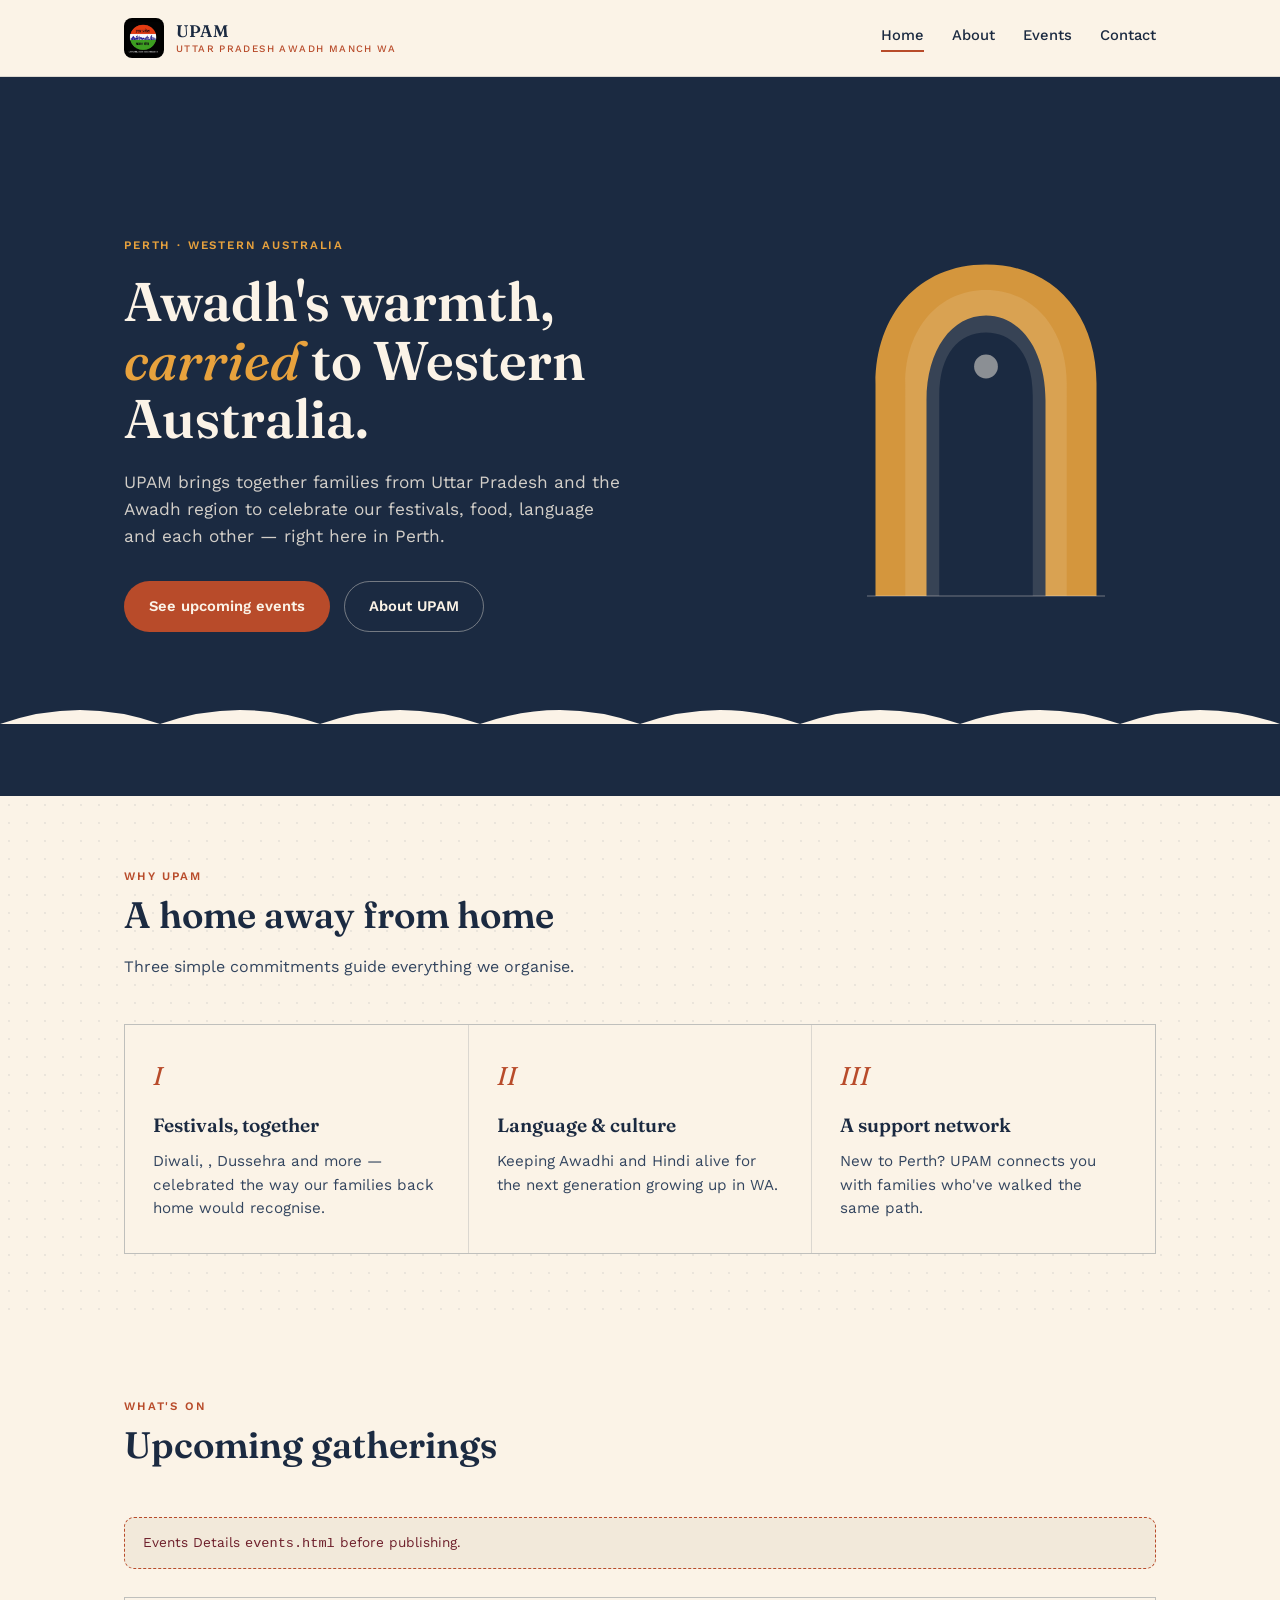
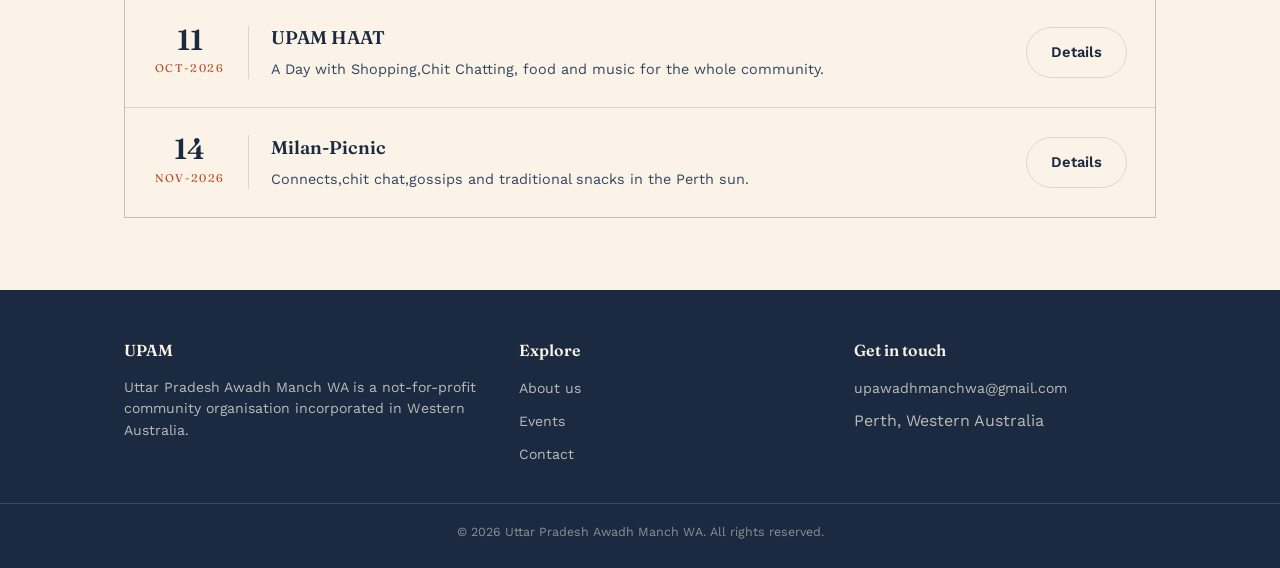
<file: index.html>
<!doctype html>
<html lang="en">
<head>
<meta charset="UTF-8">
<meta name="viewport" content="width=device-width, initial-scale=1">
<title>UPAM — Uttar Pradesh Awadh Manch WA</title>
<meta name="description" content="Uttar Pradesh Awadh Manch WA — a community of Awadh and Uttar Pradesh families in Western Australia, keeping our festivals, food and language alive.">
<link rel="icon" href="assets/logo.webp" type="image/webp">
<link rel="stylesheet" href="styles.css">
</head>
<body>

<header class="site">
  <div class="nav-row">
    <a class="brand" href="index.html">
      <img class="brand-mark" src="assets/logo.webp" alt="UPAM — Uttar Pradesh Awadh Manch WA logo">
      <span class="brand-text">UPAM<small>Uttar Pradesh Awadh Manch WA</small></span>
    </a>
    <button class="nav-toggle" aria-label="Toggle menu" aria-expanded="false" id="navToggle">☰</button>
    <nav class="links" id="navLinks">
      <a href="index.html" aria-current="page">Home</a>
      <a href="about.html">About</a>
      <a href="events.html">Events</a>
      <a href="contact.html">Contact</a>
    </nav>
  </div>
</header>

<section class="hero">
  <div class="hero-inner">
    <div>
      <p class="eyebrow">Perth · Western Australia</p>
      <h1>Awadh's warmth,<br><em>carried</em> to Western Australia.</h1>
      <p class="lede">UPAM brings together families from Uttar Pradesh and the Awadh region to celebrate our festivals, food, language and each other — right here in Perth.</p>
      <div class="cta-row">
        <a class="btn btn-primary" href="events.html">See upcoming events</a>
        <a class="btn btn-ghost" href="about.html">About UPAM</a>
      </div>
    </div>
    <div class="gate-wrap" aria-hidden="true">
      <svg viewBox="0 0 400 420" xmlns="http://www.w3.org/2000/svg">
        <!-- Simplified Rumi Darwaza-inspired gate silhouette -->
        <path d="M200 10 C120 10 70 70 70 150 V400 H130 V170 C130 110 160 70 200 70 C240 70 270 110 270 170 V400 H330 V150 C330 70 280 10 200 10Z" fill="#E8A23D" opacity="0.9"/>
        <path d="M200 40 C145 40 105 85 105 150 V400 H145 V165 C145 115 168 90 200 90 C232 90 255 115 255 165 V400 H295 V150 C295 85 255 40 200 40Z" fill="#FBF3E7" opacity="0.12"/>
        <circle cx="200" cy="130" r="14" fill="#FBF3E7" opacity="0.5"/>
        <path d="M60 400 H340" stroke="#FBF3E7" stroke-opacity="0.25" stroke-width="2"/>
      </svg>
    </div>
  </div>
  <div class="arch-row on-ink" aria-hidden="true">
    <svg width="100%" height="28" viewBox="0 0 120 28" preserveAspectRatio="none" xmlns="http://www.w3.org/2000/svg">
      <path d="M0 28 Q 7.5 0 15 28 Q 22.5 0 30 28 Q 37.5 0 45 28 Q 52.5 0 60 28 Q 67.5 0 75 28 Q 82.5 0 90 28 Q 97.5 0 105 28 Q 112.5 0 120 28 Z" fill="currentColor"/>
    </svg>
  </div>
</section>

<section class="thread-texture">
  <div class="container">
    <div class="section-head">
      <p class="eyebrow">Why UPAM</p>
      <h2>A home away from home</h2>
      <p>Three simple commitments guide everything we organise.</p>
    </div>
    <div class="pillars">
      <div class="pillar">
        <p class="num">I</p>
        <h3>Festivals, together</h3>
        <p>Diwali, , Dussehra and more — celebrated the way our families back home would recognise.</p>
      </div>
      <div class="pillar">
        <p class="num">II</p>
        <h3>Language & culture</h3>
        <p>Keeping Awadhi and Hindi alive for the next generation growing up in WA.</p>
      </div>
      <div class="pillar">
        <p class="num">III</p>
        <h3>A support network</h3>
        <p>New to Perth? UPAM connects you with families who've walked the same path.</p>
      </div>
    </div>
  </div>
</section>

<section>
  <div class="container">
    <div class="section-head">
      <p class="eyebrow">What's on</p>
      <h2>Upcoming gatherings</h2>
    </div>
    <div class="placeholder-note">
      Events Details <code>events.html</code> before publishing.
    </div>
    <div class="event-list">
      <div class="event-card">
        <div class="event-date"><span class="day">11</span><span class="mon">Oct-2026</span></div>
        <div>
          <h3>UPAM HAAT</h3>
          <p>A Day with Shopping,Chit Chatting, food and music for the whole community.</p>
        </div>
        <a class="btn btn-ghost-ink" href="events.html">Details</a>
      </div>
      <div class="event-card">
        <div class="event-date"><span class="day">14</span><span class="mon">Nov-2026</span></div>
        <div>
          <h3>Milan-Picnic</h3>
          <p>Connects,chit chat,gossips and traditional snacks in the Perth sun.</p>
        </div>
        <a class="btn btn-ghost-ink" href="events.html">Details</a>
      </div>
    </div>
  </div>
</section>

<footer class="site">
  <div class="footer-inner">
    <div>
      <h4>UPAM</h4>
      <p>Uttar Pradesh Awadh Manch WA is a not-for-profit community organisation incorporated in Western Australia.</p>
    </div>
    <div>
      <h4>Explore</h4>
      <ul>
        <li><a href="about.html">About us</a></li>
        <li><a href="events.html">Events</a></li>
        <li><a href="contact.html">Contact</a></li>
      </ul>
    </div>
    <div>
      <h4>Get in touch</h4>
      <ul>
        <li><a href="mailto:upawadhmanchwa@gmail.com">upawadhmanchwa@gmail.com</a></li>
        <li>Perth, Western Australia</li>
      </ul>
    </div>
  </div>
  <div class="footer-bottom">© <span id="year"></span> Uttar Pradesh Awadh Manch WA. All rights reserved.</div>
</footer>

<script>
  document.getElementById('year').textContent = new Date().getFullYear();
  const toggle = document.getElementById('navToggle');
  const links = document.getElementById('navLinks');
  toggle.addEventListener('click', () => {
    const open = links.classList.toggle('open');
    toggle.setAttribute('aria-expanded', open);
  });
</script>

</body>
</html>
</file>
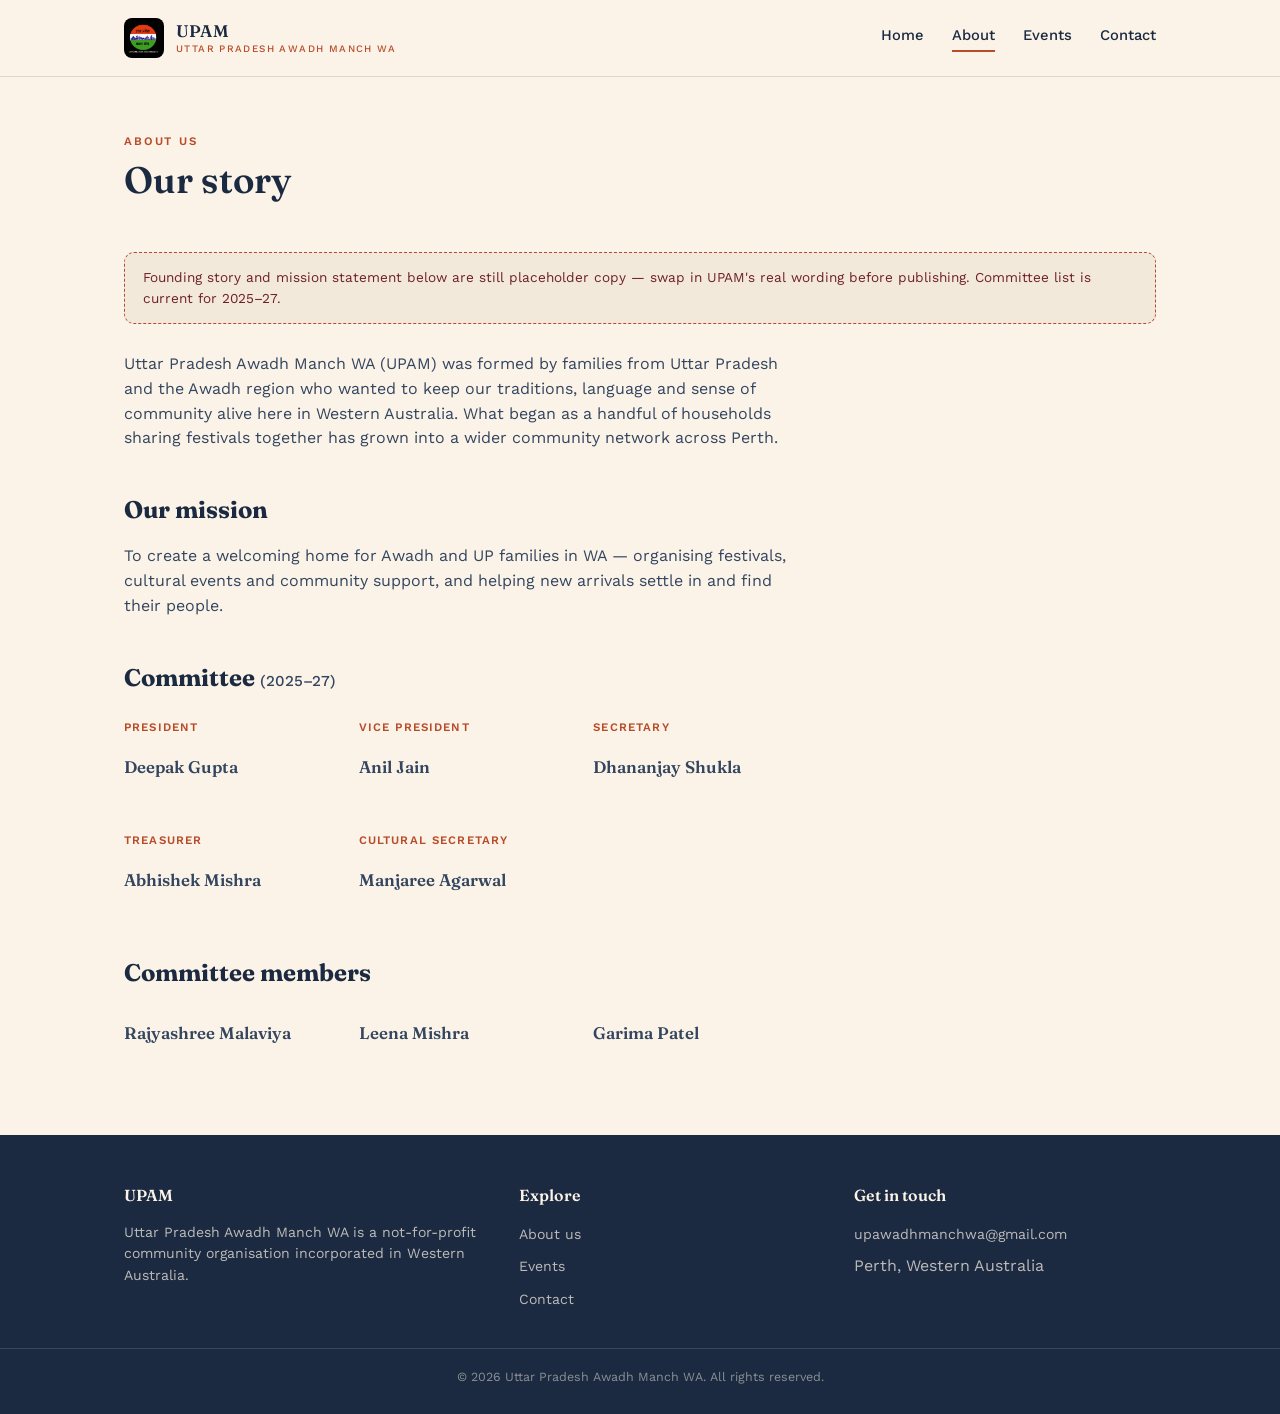
<file: about.html>
<!doctype html>
<html lang="en">
<head>
<meta charset="UTF-8">
<meta name="viewport" content="width=device-width, initial-scale=1">
<title>About — UPAM</title>
<meta name="description" content="About Uttar Pradesh Awadh Manch WA — our mission, our committee, our story.">
<link rel="icon" href="assets/logo.webp" type="image/webp">
<link rel="stylesheet" href="styles.css">
</head>
<body>

<header class="site">
  <div class="nav-row">
    <a class="brand" href="index.html">
      <img class="brand-mark" src="assets/logo.webp" alt="UPAM — Uttar Pradesh Awadh Manch WA logo">
      <span class="brand-text">UPAM<small>Uttar Pradesh Awadh Manch WA</small></span>
    </a>
    <button class="nav-toggle" aria-label="Toggle menu" aria-expanded="false" id="navToggle">☰</button>
    <nav class="links" id="navLinks">
      <a href="index.html">Home</a>
      <a href="about.html" aria-current="page">About</a>
      <a href="events.html">Events</a>
      <a href="contact.html">Contact</a>
    </nav>
  </div>
</header>

<section style="padding-top:56px;">
  <div class="container">
    <div class="section-head">
      <p class="eyebrow">About us</p>
      <h2>Our story</h2>
    </div>

    <div class="placeholder-note">
      Founding story and mission statement below are still placeholder copy — swap in UPAM's real wording before publishing. Committee list is current for 2025–27.
    </div>

    <div class="prose">
      <p>Uttar Pradesh Awadh Manch WA (UPAM) was formed by families from Uttar Pradesh and the Awadh region who wanted to keep our traditions, language and sense of community alive here in Western Australia. What began as a handful of households sharing festivals together has grown into a wider community network across Perth.</p>

      <h2>Our mission</h2>
      <p>To create a welcoming home for Awadh and UP families in WA — organising festivals, cultural events and community support, and helping new arrivals settle in and find their people.</p>

      <h2>Committee <span style="font-family: var(--body); font-weight: 500; font-size: 0.95rem; color: var(--ink-soft);">(2025–27)</span></h2>
      <div class="committee-grid">
        <div class="committee-card">
          <p class="role">President</p>
          <p class="name">Deepak Gupta</p>
        </div>
        <div class="committee-card">
          <p class="role">Vice President</p>
          <p class="name">Anil Jain</p>
        </div>
        <div class="committee-card">
          <p class="role">Secretary</p>
          <p class="name">Dhananjay Shukla</p>
        </div>
        <div class="committee-card">
          <p class="role">Treasurer</p>
          <p class="name">Abhishek Mishra</p>
        </div>
        <div class="committee-card">
          <p class="role">Cultural Secretary</p>
          <p class="name">Manjaree Agarwal</p>
        </div>
      </div>

      <h2 style="margin-top:44px;">Committee members</h2>
      <div class="committee-grid">
        <div class="committee-card">
          <p class="name">Rajyashree Malaviya</p>
        </div>
        <div class="committee-card">
          <p class="name">Leena Mishra</p>
        </div>
        <div class="committee-card">
          <p class="name">Garima Patel</p>
        </div>
      </div>
    </div>
  </div>
</section>

<footer class="site">
  <div class="footer-inner">
    <div>
      <h4>UPAM</h4>
      <p>Uttar Pradesh Awadh Manch WA is a not-for-profit community organisation incorporated in Western Australia.</p>
    </div>
    <div>
      <h4>Explore</h4>
      <ul>
        <li><a href="about.html">About us</a></li>
        <li><a href="events.html">Events</a></li>
        <li><a href="contact.html">Contact</a></li>
      </ul>
    </div>
    <div>
      <h4>Get in touch</h4>
      <ul>
        <li><a href="mailto:upawadhmanchwa@gmail.com">upawadhmanchwa@gmail.com</a></li>
        <li>Perth, Western Australia</li>
      </ul>
    </div>
  </div>
  <div class="footer-bottom">© <span id="year"></span> Uttar Pradesh Awadh Manch WA. All rights reserved.</div>
</footer>

<script>
  document.getElementById('year').textContent = new Date().getFullYear();
  const toggle = document.getElementById('navToggle');
  const links = document.getElementById('navLinks');
  toggle.addEventListener('click', () => {
    const open = links.classList.toggle('open');
    toggle.setAttribute('aria-expanded', open);
  });
</script>

</body>
</html>
</file>
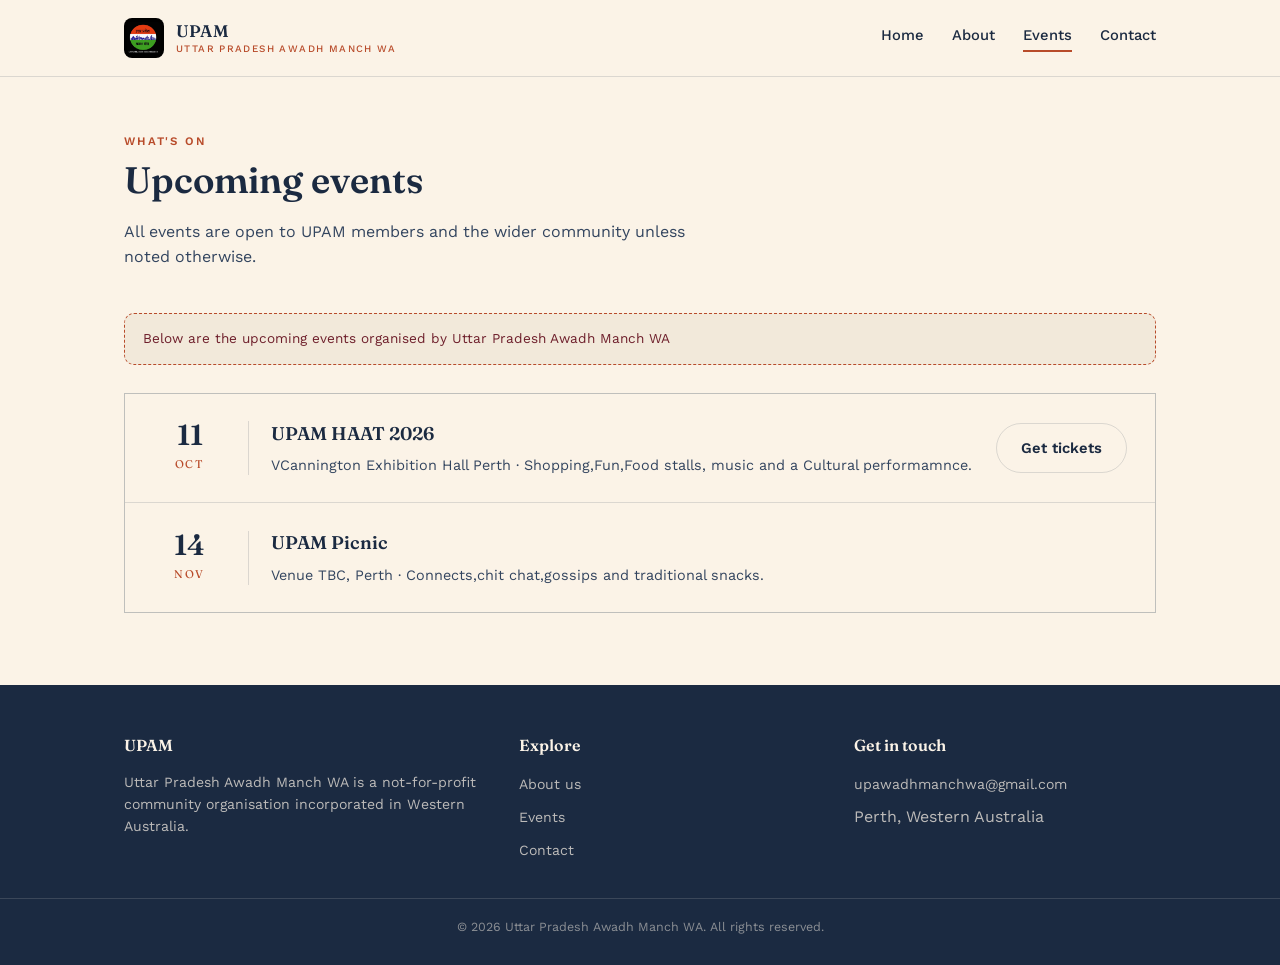
<file: events.html>
<!doctype html>
<html lang="en">
<head>
<meta charset="UTF-8">
<meta name="viewport" content="width=device-width, initial-scale=1">
<title>Events — UPAM</title>
<meta name="description" content="Upcoming Uttar Pradesh Awadh Manch WA events — festivals and community gatherings in Perth.">
<link rel="icon" href="assets/logo.webp" type="image/webp">
<link rel="stylesheet" href="styles.css">
</head>
<body>

<header class="site">
  <div class="nav-row">
    <a class="brand" href="index.html">
      <img class="brand-mark" src="assets/logo.webp" alt="UPAM — Uttar Pradesh Awadh Manch WA logo">
      <span class="brand-text">UPAM<small>Uttar Pradesh Awadh Manch WA</small></span>
    </a>
    <button class="nav-toggle" aria-label="Toggle menu" aria-expanded="false" id="navToggle">☰</button>
    <nav class="links" id="navLinks">
      <a href="index.html">Home</a>
      <a href="about.html">About</a>
      <a href="events.html" aria-current="page">Events</a>
      <a href="contact.html">Contact</a>
    </nav>
  </div>
</header>

<section style="padding-top:56px;">
  <div class="container">
    <div class="section-head">
      <p class="eyebrow">What's on</p>
      <h2>Upcoming events</h2>
      <p>All events are open to UPAM members and the wider community unless noted otherwise.</p>
    </div>

    <div class="placeholder-note">
      Below are the upcoming events organised by Uttar Pradesh Awadh Manch WA
    </div>

    <div class="event-list">
      <div class="event-card">
        <div class="event-date"><span class="day">11</span><span class="mon">Oct</span></div>
        <div>
          <h3>UPAM HAAT 2026</h3>
          <p>VCannington Exhibition Hall Perth · Shopping,Fun,Food stalls, music and a Cultural performamnce.</p>
        </div>
        <a class="btn btn-ghost-ink" href="contact.html">Get tickets</a>
      </div>
      <div class="event-card">
        <div class="event-date"><span class="day">14</span><span class="mon">Nov</span></div>
        <div>
          <h3>UPAM Picnic </h3>
          <p>Venue TBC, Perth · Connects,chit chat,gossips and traditional snacks.</p>
        </div>
        <!-- <a class="btn btn-ghost-ink" href="contact.html">Get tickets</a> -->
      </div>
      <!-- <div class="event-card">
        <div class="event-date"><span class="day">14</span><span class="mon">Nov</span></div>
        <div>
          <h3>Dussehra Gathering</h3>
          <p>Venue TBC, Perth · Ravan dahan and community dinner.</p>
        </div>
        <a class="btn btn-ghost-ink" href="contact.html">Get tickets</a>
      </div> -->
    </div>
  </div>
</section>

<footer class="site">
  <div class="footer-inner">
    <div>
      <h4>UPAM</h4>
      <p>Uttar Pradesh Awadh Manch WA is a not-for-profit community organisation incorporated in Western Australia.</p>
    </div>
    <div>
      <h4>Explore</h4>
      <ul>
        <li><a href="about.html">About us</a></li>
        <li><a href="events.html">Events</a></li>
        <li><a href="contact.html">Contact</a></li>
      </ul>
    </div>
    <div>
      <h4>Get in touch</h4>
      <ul>
        <li><a href="mailto:upawadhmanchwa@gmail.com">upawadhmanchwa@gmail.com</a></li>
        <li>Perth, Western Australia</li>
      </ul>
    </div>
  </div>
  <div class="footer-bottom">© <span id="year"></span> Uttar Pradesh Awadh Manch WA. All rights reserved.</div>
</footer>

<script>
  document.getElementById('year').textContent = new Date().getFullYear();
  const toggle = document.getElementById('navToggle');
  const links = document.getElementById('navLinks');
  toggle.addEventListener('click', () => {
    const open = links.classList.toggle('open');
    toggle.setAttribute('aria-expanded', open);
  });
</script>

</body>
</html>
</file>
<file: styles.css>
/* ============================================================
   UPAM — Uttar Pradesh Awadh Manch WA
   Design tokens: dusk indigo + marigold + rust, arch motif
   drawn from Lucknow's Rumi Darwaza, chikankari thread texture
   ============================================================ */

@import url('https://fonts.googleapis.com/css2?family=Fraunces:ital,opsz,wght@0,9..144,400;0,9..144,600;1,9..144,500&family=Work+Sans:wght@400;500;600&display=swap');

:root {
  --ink: #1B2A41;
  --ink-soft: #33455f;
  --paper: #FBF3E7;
  --thread: #F2E9DA;
  --marigold: #E8A23D;
  --rust: #B84B2A;
  --maroon: #6E1F2B;
  --line: rgba(27, 42, 65, 0.14);

  --display: 'Fraunces', serif;
  --body: 'Work Sans', sans-serif;
}

* { box-sizing: border-box; }

html { scroll-behavior: smooth; }

body {
  margin: 0;
  font-family: var(--body);
  background: var(--paper);
  color: var(--ink);
  line-height: 1.55;
}

@media (prefers-reduced-motion: reduce) {
  html { scroll-behavior: auto; }
  * { animation-duration: 0.001ms !important; transition-duration: 0.001ms !important; }
}

a { color: inherit; }

img, svg { max-width: 100%; display: block; }

.container {
  max-width: 1080px;
  margin: 0 auto;
  padding: 0 24px;
}

/* ---------- Chikankari texture ---------- */
.thread-texture {
  background-image: radial-gradient(circle, rgba(27,42,65,0.07) 1px, transparent 1.4px);
  background-size: 18px 18px;
}

/* ---------- Header / Nav ---------- */
header.site {
  position: sticky;
  top: 0;
  z-index: 50;
  background: var(--paper);
  border-bottom: 1px solid var(--line);
}

.nav-row {
  display: flex;
  align-items: center;
  justify-content: space-between;
  padding: 18px 24px;
  max-width: 1080px;
  margin: 0 auto;
}

.brand {
  display: flex;
  align-items: center;
  gap: 12px;
  text-decoration: none;
  color: var(--ink);
}

.brand-mark {
  width: 40px;
  height: 40px;
  flex: none;
  border-radius: 8px;
  background: #000;
  object-fit: contain;
  padding: 3px;
}

.footer-inner .brand-mark {
  width: 46px;
  height: 46px;
}

.brand-text {
  font-family: var(--display);
  font-size: 1.05rem;
  font-weight: 600;
  letter-spacing: 0.01em;
  line-height: 1.15;
}

.brand-text small {
  display: block;
  font-family: var(--body);
  font-weight: 500;
  font-size: 0.62rem;
  letter-spacing: 0.14em;
  text-transform: uppercase;
  color: var(--rust);
  margin-top: 2px;
}

nav.links {
  display: flex;
  gap: 28px;
  font-size: 0.92rem;
  font-weight: 500;
}

nav.links a {
  text-decoration: none;
  padding-bottom: 4px;
  border-bottom: 2px solid transparent;
}

nav.links a:hover,
nav.links a[aria-current="page"] {
  border-bottom-color: var(--rust);
}

nav.links a:focus-visible,
a:focus-visible,
button:focus-visible {
  outline: 2px solid var(--rust);
  outline-offset: 3px;
}

.nav-toggle { display: none; }

@media (max-width: 720px) {
  nav.links {
    position: absolute;
    top: 100%;
    left: 0;
    right: 0;
    background: var(--paper);
    border-bottom: 1px solid var(--line);
    flex-direction: column;
    gap: 0;
    display: none;
  }
  nav.links.open { display: flex; }
  nav.links a { padding: 14px 24px; border-bottom: 1px solid var(--line); }
  .nav-toggle {
    display: block;
    background: none;
    border: 1px solid var(--line);
    border-radius: 8px;
    width: 40px;
    height: 40px;
    font-family: var(--display);
    font-size: 1.1rem;
  }
}

/* ---------- Arch motif (Rumi Darwaza silhouette) ---------- */
.arch-row {
  display: flex;
  line-height: 0;
  color: var(--ink);
}
.arch-row.on-ink { color: var(--paper); }
.arch-row svg { flex: none; }

/* ---------- Hero ---------- */
.hero {
  background: var(--ink);
  color: var(--paper);
  position: relative;
  overflow: hidden;
}

.hero-inner {
  max-width: 1080px;
  margin: 0 auto;
  padding: 88px 24px 64px;
  display: flex;
  gap: 48px;
  align-items: center;
}

.hero-inner > div:first-child { flex: 1.1 1 0; min-width: 280px; }
.hero-inner .gate-wrap { flex: 0.9 1 0; min-width: 220px; max-width: 340px; }

.eyebrow {
  font-size: 0.72rem;
  letter-spacing: 0.16em;
  text-transform: uppercase;
  color: var(--marigold);
  font-weight: 600;
  margin: 0 0 18px;
}

.hero h1 {
  font-family: var(--display);
  font-size: clamp(2.3rem, 5vw, 3.4rem);
  line-height: 1.08;
  font-weight: 600;
  margin: 0 0 20px;
}

.hero h1 em {
  font-style: italic;
  color: var(--marigold);
  font-weight: 500;
}

.hero p.lede {
  font-size: 1.08rem;
  color: rgba(251, 243, 231, 0.82);
  max-width: 46ch;
  margin: 0 0 32px;
}

.cta-row { display: flex; gap: 14px; flex-wrap: wrap; }

.btn {
  display: inline-flex;
  align-items: center;
  gap: 8px;
  font-family: var(--body);
  font-weight: 600;
  font-size: 0.92rem;
  padding: 13px 24px;
  border-radius: 999px;
  text-decoration: none;
  border: 1px solid transparent;
  cursor: pointer;
}

.btn-primary { background: var(--rust); color: var(--paper); }
.btn-primary:hover { background: #9c3f22; }

.btn-ghost { border-color: rgba(251,243,231,0.4); color: var(--paper); background: transparent; }
.btn-ghost:hover { border-color: var(--marigold); color: var(--marigold); }

.btn-ghost-ink { border-color: var(--line); color: var(--ink); background: transparent; }
.btn-ghost-ink:hover { border-color: var(--rust); color: var(--rust); }

/* Gate illustration in hero */
.gate-wrap { position: relative; }
.gate-wrap svg { width: 100%; height: auto; }

/* ---------- Section scaffolding ---------- */
section { padding: 72px 0; }

.section-head { max-width: 60ch; margin: 0 0 44px; }

.section-head .eyebrow { color: var(--rust); }

.section-head h2 {
  font-family: var(--display);
  font-size: clamp(1.7rem, 3vw, 2.3rem);
  font-weight: 600;
  margin: 0 0 12px;
}

.section-head p { color: var(--ink-soft); margin: 0; }

/* ---------- Pillars / cards ---------- */
.pillars {
  display: grid;
  grid-template-columns: repeat(3, 1fr);
  gap: 1px;
  background: var(--line);
  border: 1px solid var(--line);
}

.pillar {
  background: var(--paper);
  padding: 32px 28px;
}

.pillar .num {
  font-family: var(--display);
  font-style: italic;
  color: var(--rust);
  font-size: 1.6rem;
  margin: 0 0 14px;
}

.pillar h3 {
  font-family: var(--display);
  font-size: 1.2rem;
  font-weight: 600;
  margin: 0 0 10px;
}

.pillar p { margin: 0; color: var(--ink-soft); font-size: 0.95rem; }

@media (max-width: 800px) {
  .pillars { grid-template-columns: 1fr; }
  .hero-inner { flex-direction: column; align-items: flex-start; padding-top: 56px; }
  .hero-inner .gate-wrap { max-width: 260px; }
}

/* ---------- Event cards ---------- */
.event-list { display: grid; gap: 1px; background: var(--line); border: 1px solid var(--line); }

.event-card {
  background: var(--paper);
  padding: 26px 28px;
  display: grid;
  grid-template-columns: 96px 1fr auto;
  gap: 22px;
  align-items: center;
}

.event-date {
  font-family: var(--display);
  text-align: center;
  border-right: 1px solid var(--line);
  padding-right: 22px;
}

.event-date .day { font-size: 1.8rem; font-weight: 600; line-height: 1; display: block; }
.event-date .mon { font-size: 0.7rem; letter-spacing: 0.12em; text-transform: uppercase; color: var(--rust); }

.event-card h3 { font-family: var(--display); font-size: 1.15rem; margin: 0 0 6px; font-weight: 600; }
.event-card p { margin: 0; color: var(--ink-soft); font-size: 0.9rem; }

@media (max-width: 640px) {
  .event-card { grid-template-columns: 64px 1fr; }
  .event-card .btn { grid-column: 1 / -1; justify-self: start; margin-top: 8px; }
}

/* ---------- Placeholder notice (dev aid, remove when real content is in) ---------- */
.placeholder-note {
  background: var(--thread);
  border: 1px dashed var(--rust);
  border-radius: 10px;
  padding: 14px 18px;
  font-size: 0.85rem;
  color: var(--maroon);
  margin-bottom: 28px;
}

/* ---------- Footer ---------- */
footer.site {
  background: var(--ink);
  color: rgba(251,243,231,0.72);
}

.footer-inner {
  max-width: 1080px;
  margin: 0 auto;
  padding: 48px 24px 36px;
  display: grid;
  grid-template-columns: 1.2fr 1fr 1fr;
  gap: 32px;
}

.footer-inner h4 {
  font-family: var(--display);
  color: var(--paper);
  font-weight: 600;
  font-size: 1rem;
  margin: 0 0 14px;
}

.footer-inner p, .footer-inner a { font-size: 0.88rem; }

.footer-inner ul { list-style: none; padding: 0; margin: 0; display: grid; gap: 8px; }
.footer-inner a { text-decoration: none; }
.footer-inner a:hover { color: var(--marigold); }

.footer-bottom {
  border-top: 1px solid rgba(251,243,231,0.14);
  text-align: center;
  font-size: 0.78rem;
  padding: 18px 24px 28px;
  color: rgba(251,243,231,0.5);
}

@media (max-width: 720px) {
  .footer-inner { grid-template-columns: 1fr; }
}

/* ---------- Form ---------- */
form.contact-form { display: grid; gap: 18px; max-width: 520px; }

.field { display: grid; gap: 6px; }

.field label { font-size: 0.85rem; font-weight: 600; }

.field input, .field textarea {
  font-family: var(--body);
  font-size: 0.95rem;
  padding: 12px 14px;
  border: 1px solid var(--line);
  border-radius: 8px;
  background: var(--thread);
  color: var(--ink);
}

.field input:focus, .field textarea:focus {
  outline: 2px solid var(--rust);
  outline-offset: 1px;
}

.field textarea { resize: vertical; min-height: 120px; }

/* ---------- Simple content page styling (about) ---------- */
.prose { max-width: 68ch; }
.prose h2 { font-family: var(--display); font-size: 1.5rem; margin: 40px 0 12px; }
.prose p { color: var(--ink-soft); }

.committee-grid {
  display: grid;
  grid-template-columns: repeat(auto-fill, minmax(180px, 1fr));
  gap: 24px;
  margin-top: 12px;
}

.committee-card { text-align: left; }
.committee-card .role {
  font-size: 0.72rem;
  letter-spacing: 0.1em;
  text-transform: uppercase;
  color: var(--rust);
  font-weight: 600;
  margin-bottom: 4px;
}
.committee-card .name { font-family: var(--display); font-size: 1.05rem; font-weight: 600; }
</file>
